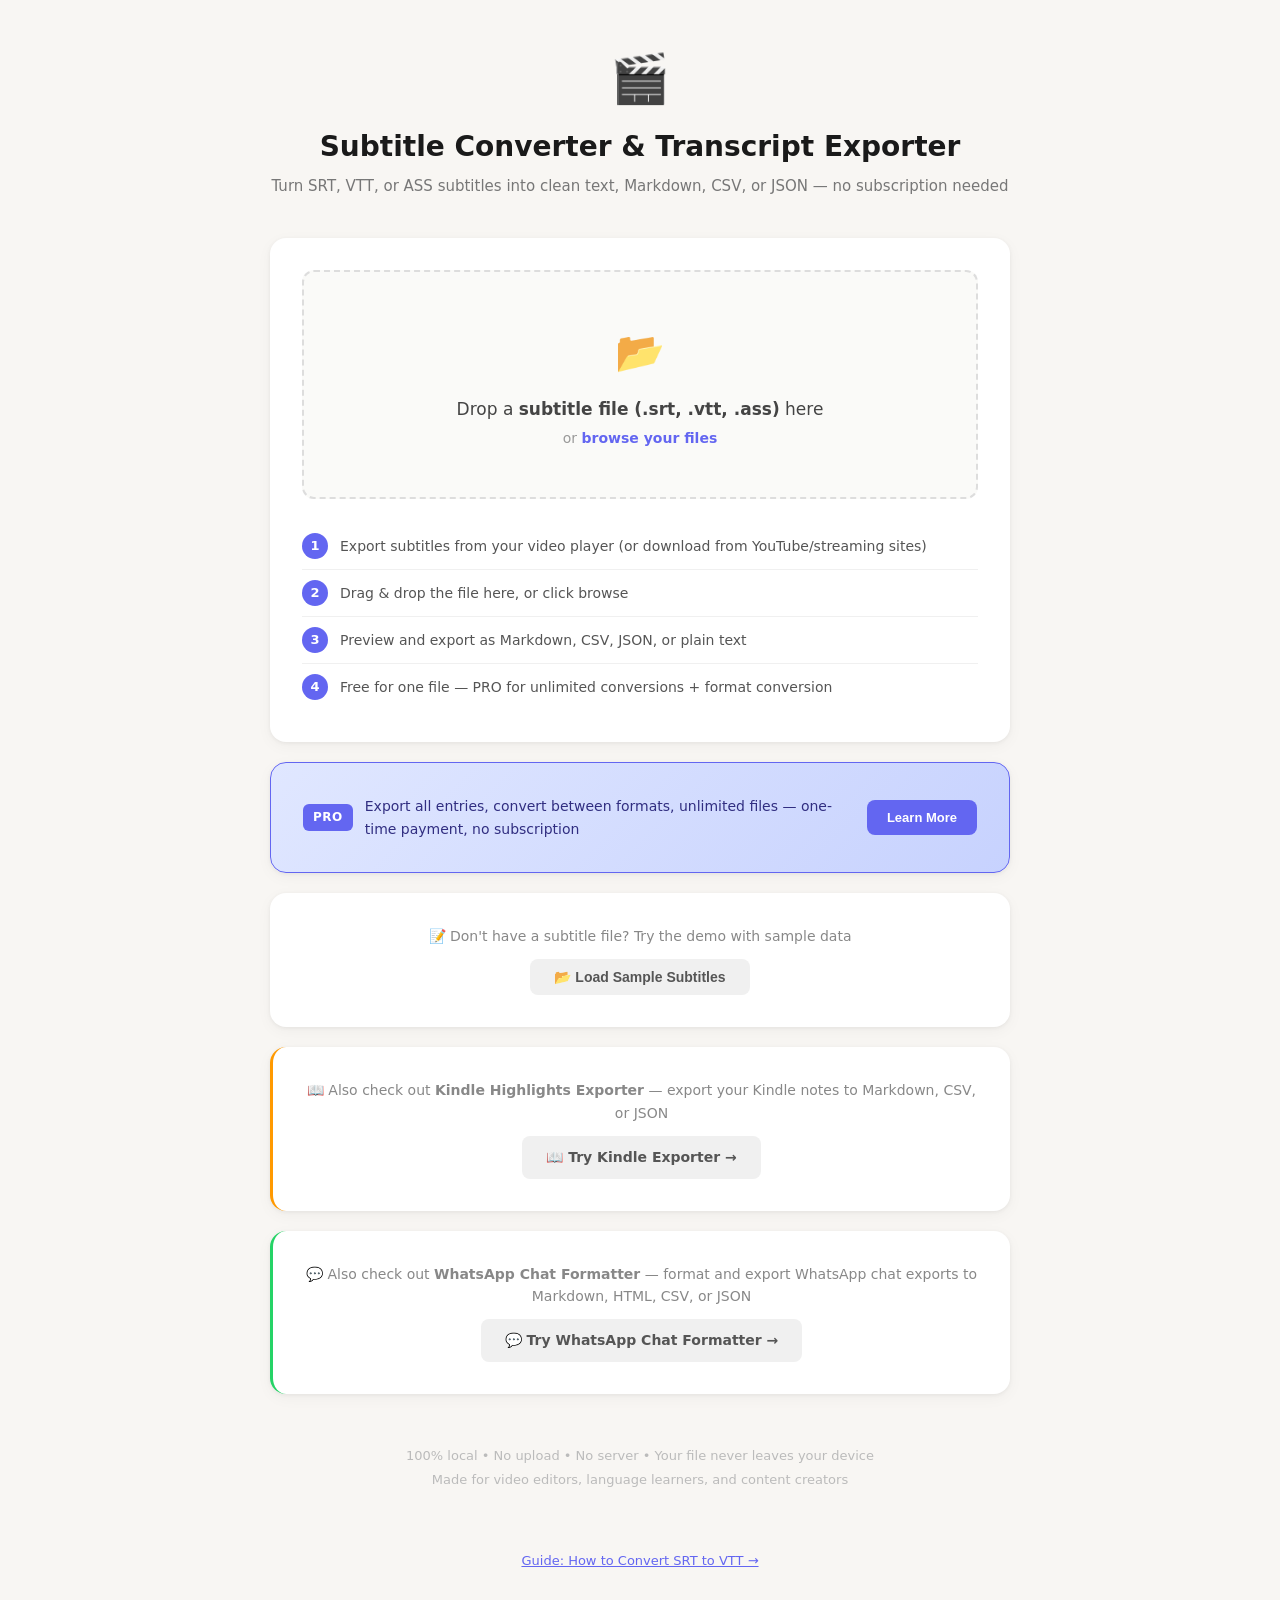
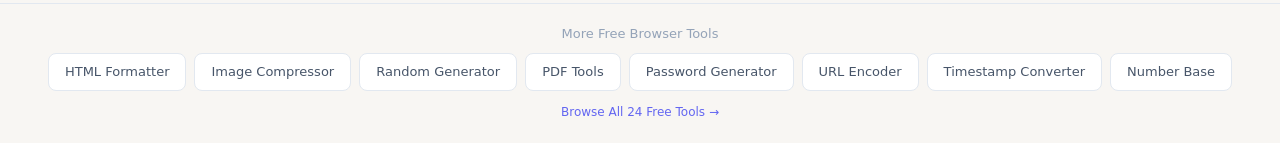
<file: index.html>
﻿<!DOCTYPE html>
<html lang="en">
<head>
<meta charset="UTF-8">
<meta name="viewport" content="width=device-width, initial-scale=1.0">
<title>Subtitle Converter &amp; Transcript Exporter - Free Online Tool</title>
<meta name="description" content="Convert and export subtitles (SRT, VTT, ASS) to Markdown, CSV, JSON, or plain text. 100% in your browser. No upload, no server, no subscription. Free for single-file export.">
<meta name="keywords" content="subtitle converter, SRT to VTT, VTT to SRT, subtitle to text, transcript exporter, SRT to CSV, subtitle to Markdown, extract text from subtitles, subtitle to plain text, batch subtitle converter">
<meta property="og:title" content="Subtitle Converter &amp; Transcript Exporter - Free Online Tool">
<meta property="og:description" content="Convert SRT, VTT, ASS subtitles to Markdown, CSV, JSON, or plain text. 100% offline, no subscription.">
<meta property="og:image" content="https://xueboyang1985.github.io/subtitle-converter/og-image.png">
<meta property="og:type" content="website">
<meta property="og:url" content="https://xueboyang1985.github.io/subtitle-converter/">
<meta name="twitter:card" content="summary_large_image">
<meta name="twitter:title" content="Subtitle Converter &amp; Transcript Exporter">
<meta name="twitter:description" content="Convert SRT, VTT, ASS subtitles to Markdown, CSV, JSON, or plain text. 100% offline.">
<link rel="canonical" href="https://xueboyang1985.github.io/subtitle-converter/">
<link rel="icon" href="data:image/svg+xml,<svg xmlns='http://www.w3.org/2000/svg' viewBox='0 0 100 100'><text y='.9em' font-size='90'>🎬</text></svg>">
<link rel="stylesheet" href="style.css">
<script type="application/ld+json">
{
  "@context": "https://schema.org",
  "@type": "SoftwareApplication",
  "name": "Subtitle Converter & Transcript Exporter",
  "url": "https://xueboyang1985.github.io/subtitle-converter/",
  "applicationCategory": "Multimedia",
  "operatingSystem": "All",
  "description": "Convert and export subtitles (SRT, VTT, ASS) to Markdown, CSV, JSON, or plain text. 100% offline.",
  "offers": {
    "@type": "Offer",
    "price": "0",
    "priceCurrency": "USD"
  },
  "author": {
    "@type": "Person",
    "name": "xuebo8"
  }
}
</script>
<script type="application/ld+json">
{
  "@context": "https://schema.org",
  "@type": "FAQPage",
  "mainEntity": [{
    "@type": "Question",
    "name": "What subtitle formats are supported?",
    "acceptedAnswer": {
      "@type": "Answer",
      "text": "SRT (SubRip), VTT (WebVTT), and ASS (Advanced SubStation Alpha) formats are supported. You can convert between any of these formats."
    }
  }, {
    "@type": "Question",
    "name": "Is this subtitle converter free?",
    "acceptedAnswer": {
      "@type": "Answer",
      "text": "Yes, single-file export is completely free. PRO version ($9.99 one-time) unlocks unlimited entries per file and format conversion between SRT, VTT, and ASS."
    }
  }, {
    "@type": "Question",
    "name": "Are my subtitle files uploaded?",
    "acceptedAnswer": {
      "@type": "Answer",
      "text": "No. All processing happens locally in your browser. Your files never leave your device."
    }
  }, {
    "@type": "Question",
    "name": "Can I convert SRT to VTT or VTT to SRT?",
    "acceptedAnswer": {
      "@type": "Answer",
      "text": "Yes, PRO version supports format conversion between SRT, VTT, and ASS formats. Free version exports to TXT, MD, CSV, and JSON."
    }
  }]
}
</script>
</head>
<body>
<div class="container">
  <div class="header">
    <div class="logo">🎬</div>
    <h1>Subtitle Converter &amp; Transcript Exporter</h1>
    <p class="subtitle">Turn SRT, VTT, or ASS subtitles into clean text, Markdown, CSV, or JSON — no subscription needed</p>
  </div>

  <div class="card upload-card" id="upload-card">
    <div class="upload-zone" id="drop-zone">
      <div class="upload-icon">📂</div>
      <p class="upload-text">Drop a <strong>subtitle file (.srt, .vtt, .ass)</strong> here</p>
      <p class="upload-hint">or <a href="#" id="click-upload">browse your files</a></p>
      <input type="file" id="file-input" accept=".srt,.vtt,.ass,.txt" hidden>
    </div>
    <div class="steps">
      <div class="step">
        <span class="step-num">1</span>
        <span>Export subtitles from your video player (or download from YouTube/streaming sites)</span>
      </div>
      <div class="step">
        <span class="step-num">2</span>
        <span>Drag & drop the file here, or click browse</span>
      </div>
      <div class="step">
        <span class="step-num">3</span>
        <span>Preview and export as Markdown, CSV, JSON, or plain text</span>
      </div>
      <div class="step">
        <span class="step-num">4</span>
        <span>Free for one file — PRO for unlimited conversions + format conversion</span>
      </div>
    </div>
  </div>

  <!-- Results -->
  <div class="card results-card" id="results-card" style="display:none;">
    <div class="results-header">
      <h2 id="file-info">0 entries</h2>
      <p id="detail-count">Upload a file to get started</p>
      <div class="results-actions">
        <button class="btn btn-export" data-format="txt">📄 Export as TXT</button>
        <button class="btn btn-export" data-format="srt">🎬 Export as SRT</button>
        <button class="btn btn-export" data-format="vtt">🎬 Export as VTT</button>
        <button class="btn btn-export" data-format="md">📝 Export as Markdown</button>
        <button class="btn btn-export" data-format="csv">📊 Export as CSV</button>
        <button class="btn btn-export" data-format="json">📦 Export as JSON</button>
      </div>
      <p style="margin-top:12px;"><a href="#" id="btn-new-file" style="color:#999;font-size:13px;text-decoration:none;">← Upload a different file</a></p>
      <p class="free-hint" id="free-hint">Free exports include the first 30 subtitle entries. <a href="#" id="btn-show-pro">Upgrade to PRO</a> for all entries + unlimited files.</p>
    </div>
    <div class="book-list" id="entry-list"></div>
  </div>

  <!-- PRO upsell -->
  <div class="card pro-card" id="pro-card">
    <div class="pro-header">
      <span class="pro-badge-large">PRO</span>
      <span>Export all entries, convert between formats, unlimited files — one-time payment, no subscription</span>
      <button class="btn btn-pro" id="btn-show-pro2">Learn More</button>
    </div>
  </div>

  <!-- Sample data -->
  <div class="card example-card">
    <p class="example-text">📝 Don't have a subtitle file? Try the demo with sample data</p>
    <button class="btn btn-sample" id="load-sample">📂 Load Sample Subtitles</button>
  </div>

  <!-- Cross-promotion -->
  <div class="card example-card" style="border-left: 3px solid #ff9900;">
    <p class="example-text">📖 Also check out <strong>Kindle Highlights Exporter</strong> — export your Kindle notes to Markdown, CSV, or JSON</p>
    <a href="https://xueboyang1985.github.io/kindle-exporter/" target="_blank" class="btn btn-sample" style="text-decoration:none;display:inline-block;">📖 Try Kindle Exporter →</a>
  </div>
  <div class="card example-card" style="border-left: 3px solid #25d366;">
    <p class="example-text">💬 Also check out <strong>WhatsApp Chat Formatter</strong> — format and export WhatsApp chat exports to Markdown, HTML, CSV, or JSON</p>
    <a href="https://xueboyang1985.github.io/whatsapp-chat-formatter/" target="_blank" class="btn btn-sample" style="text-decoration:none;display:inline-block;">💬 Try WhatsApp Chat Formatter →</a>
  </div>


  <div class="footer">
    <p>100% local &bull; No upload &bull; No server &bull; Your file never leaves your device</p>
    <p class="footer-small">Made for video editors, language learners, and content creators</p>
  </div>
</div>

<!-- PRO Modal -->
<div class="modal-overlay" id="pro-modal" style="display:none;">
  <div class="modal">
    <button class="modal-close" id="modal-close">✕</button>
    <h2>🔓 Upgrade to PRO</h2>
    <table class="compare-table">
      <tr><th>Feature</th><th>Free</th><th>PRO</th></tr>
      <tr><td>Entries per export</td><td>30 entries</td><td>Unlimited</td></tr>
      <tr><td>Files processed</td><td>1 file</td><td>Unlimited</td></tr>
      <tr><td>Format conversion</td><td>—</td><td>SRT ↔ VTT ↔ ASS</td></tr>
      <tr><td>Export formats</td><td>TXT, MD, CSV, JSON</td><td>TXT, SRT, VTT, MD, CSV, JSON</td></tr>
      <tr><td>100% local (no upload)</td><td>✅</td><td>✅</td></tr>
      <tr><td>Priority support</td><td>—</td><td>✅</td></tr>
    </table>
    <p class="pro-price">$9.99 <span class="pro-price-sub">one-time payment · 3 devices</span></p>
    <p style="text-align:center;margin-bottom:12px;"><a href="javascript:void(0)" data-gumroad="https://xuebo8.gumroad.com/l/bvewo" class="btn btn-pro" style="text-decoration:none;display:inline-block;background:#10b981;" id="btn-buy-pro">🛒 Buy a PRO Key</a></p>
    <div class="license-row">
      <input type="text" id="pro-key-input" placeholder="Enter PRO key (e.g. SUBTITLE-XXXX-XXXX-XXXX-XXXX)">
      <button class="btn btn-pro" id="btn-activate">Activate</button>
    </div>
    <p class="pro-hint">Each key works on up to 3 devices · <a href="web/guide.html">User Guide & FAQ</a>        <p class="example-text">🔐 Also check out <strong>Password Generator</strong> — create strong, secure passwords instantly</p>
        <a href="https://xueboyang1985.github.io/password-generator/" target="_blank" class="btn btn-sample" style="text-decoration:none;display:inline-block;padding:6px 14px;background:#6366f1;color:white;border-radius:6px;font-size:13px;font-weight:500;">Try Password Generator →</a>
        <p class="example-text">📱 Also check out <strong>QR Code Generator</strong> — generate QR codes for URLs, text, WiFi and more</p>
        <a href="https://xueboyang1985.github.io/qr-code-generator/" target="_blank" class="btn btn-sample" style="text-decoration:none;display:inline-block;padding:6px 14px;background:#6366f1;color:white;border-radius:6px;font-size:13px;font-weight:500;">Try QR Code Generator →</a>
</p>
  </div>
</div>

<p style="text-align:center;margin-bottom:12px;"><a href="blog/convert-srt-to-vtt.html" style="color:#6366f1;font-size:13px;">Guide: How to Convert SRT to VTT →</a></p>
<script src="parser.js"></script>
<script src="app.js"></script>
<script src="https://gumroad.com/js/gumroad.js"></script>

<div class="cross-promo" style="text-align:center;padding:20px 0;border-top:1px solid #e2e8f0;margin-top:30px;">
<p style="font-size:13px;color:#94a3b8;margin-bottom:8px;">More Free Browser Tools</p>
<div style="display:flex;flex-wrap:wrap;gap:8px;justify-content:center;">
<a href="https://xueboyang1985.github.io/html-formatter/" style="background:white;border:1px solid #e2e8f0;border-radius:8px;padding:8px 16px;text-decoration:none;font-size:13px;color:#475569;">HTML Formatter</a>
<a href="https://xueboyang1985.github.io/image-compressor/" style="background:white;border:1px solid #e2e8f0;border-radius:8px;padding:8px 16px;text-decoration:none;font-size:13px;color:#475569;">Image Compressor</a>
<a href="https://xueboyang1985.github.io/random-generator/" style="background:white;border:1px solid #e2e8f0;border-radius:8px;padding:8px 16px;text-decoration:none;font-size:13px;color:#475569;">Random Generator</a>
<a href="https://xueboyang1985.github.io/pdf-tools/" style="background:white;border:1px solid #e2e8f0;border-radius:8px;padding:8px 16px;text-decoration:none;font-size:13px;color:#475569;">PDF Tools</a>
<a href="https://xueboyang1985.github.io/password-generator/" style="background:white;border:1px solid #e2e8f0;border-radius:8px;padding:8px 16px;text-decoration:none;font-size:13px;color:#475569;">Password Generator</a>
<a href="https://xueboyang1985.github.io/url-encoder/" style="background:white;border:1px solid #e2e8f0;border-radius:8px;padding:8px 16px;text-decoration:none;font-size:13px;color:#475569;">URL Encoder</a>
<a href="https://xueboyang1985.github.io/timestamp-converter/" style="background:white;border:1px solid #e2e8f0;border-radius:8px;padding:8px 16px;text-decoration:none;font-size:13px;color:#475569;">Timestamp Converter</a>
<a href="https://xueboyang1985.github.io/number-base/" style="background:white;border:1px solid #e2e8f0;border-radius:8px;padding:8px 16px;text-decoration:none;font-size:13px;color:#475569;">Number Base</a>
</div>
<p style="font-size:12px;color:#94a3b8;margin-top:12px;"><a href="https://xueboyang1985.github.io/free-browser-tools/" style="color:#6366f1;text-decoration:none;">Browse All 24 Free Tools &rarr;</a></p>
</div>

</body>
</html>
</file>
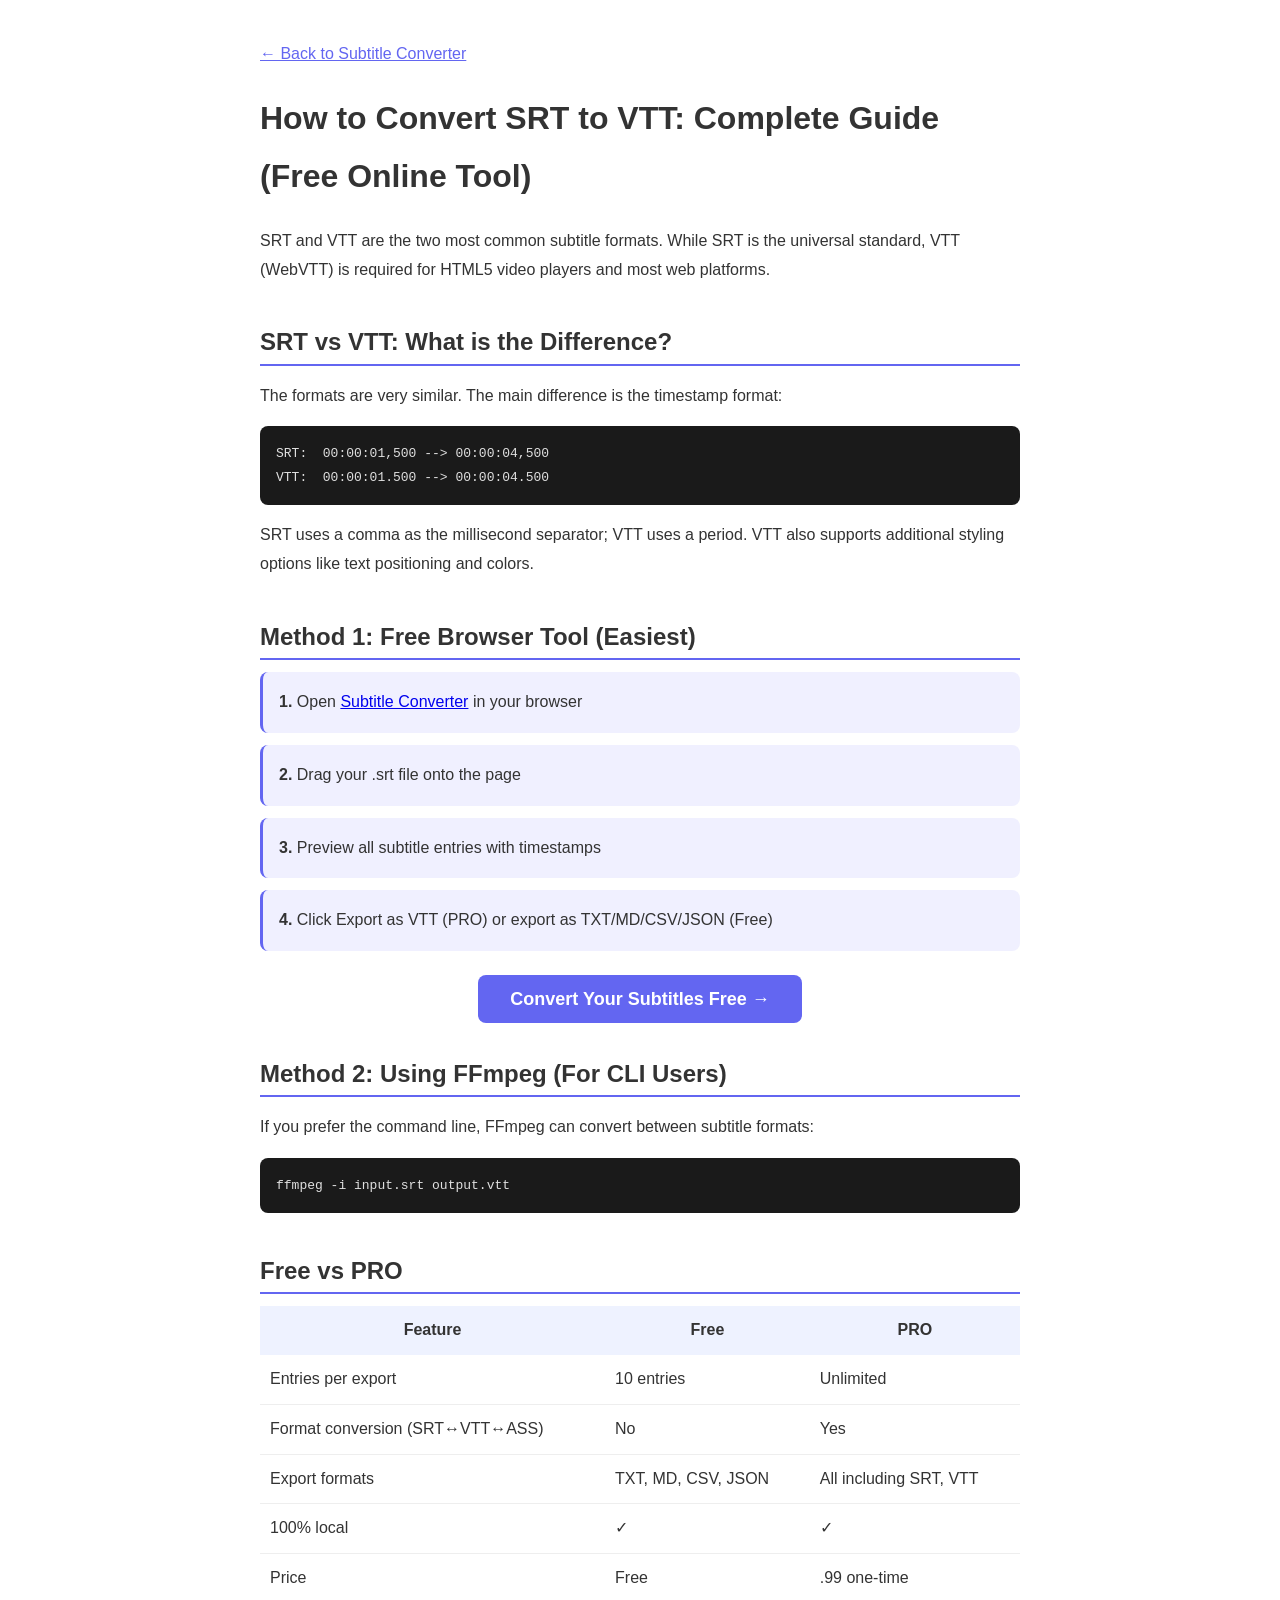
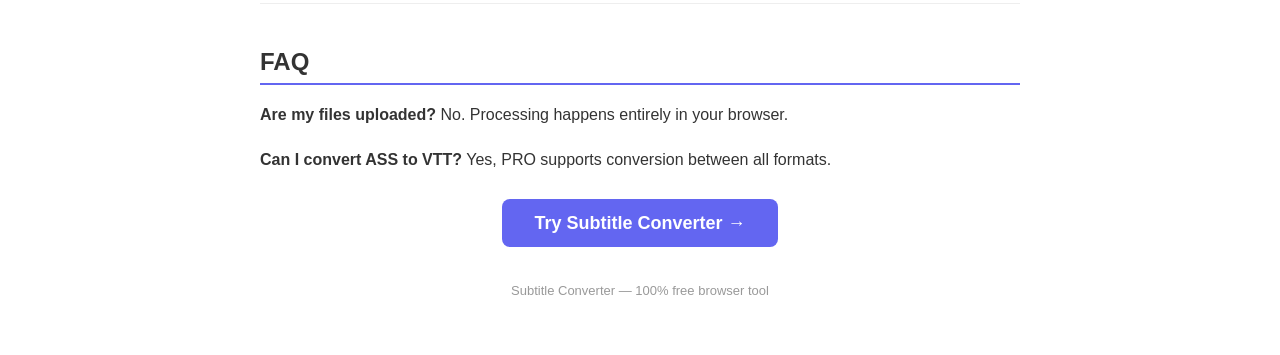
<file: blog/convert-srt-to-vtt.html>
<!DOCTYPE html>
<html lang="en">
<head>
<meta charset="UTF-8">
<meta name="viewport" content="width=device-width, initial-scale=1.0">
<title>How to Convert SRT to VTT: Complete Guide (Free Online Tool)</title>
<meta name="description" content="Complete guide to converting SRT subtitles to VTT format. Free browser tool, no upload. Also convert between SRT, VTT, ASS and export as TXT, MD, CSV, JSON.">
<meta property="og:image" content="https://xueboyang1985.github.io/subtitle-converter/og-image.png">
<link rel="canonical" href="https://xueboyang1985.github.io/subtitle-converter/blog/convert-srt-to-vtt.html">
<style>
body { font-family: -apple-system, sans-serif; max-width: 760px; margin: 0 auto; padding: 40px 20px; line-height: 1.8; color: #333; }
h1 { font-size: 32px; } h2 { border-bottom: 2px solid #6366f1; margin: 36px 0 12px; }
.cta { display: block; text-align: center; margin: 32px 0; }
.cta a { background: #6366f1; color: white; padding: 14px 32px; border-radius: 8px; text-decoration: none; font-size: 18px; font-weight: 600; }
.step { background: #f0f0ff; padding: 16px; border-radius: 8px; border-left: 3px solid #6366f1; margin-bottom: 12px; }
code { background: #f0f0f0; padding: 2px 6px; border-radius: 4px; }
pre { background: #1a1a1a; color: #e0e0e0; padding: 16px; border-radius: 8px; overflow-x: auto; }
table { width: 100%; border-collapse: collapse; } th { background: #eef2ff; padding: 10px; }
td { padding: 10px; border-bottom: 1px solid #eee; }
.back { color: #6366f1; }
</style>
</head>
<body>
<a href="../index.html" class="back">← Back to Subtitle Converter</a>
<h1>How to Convert SRT to VTT: Complete Guide (Free Online Tool)</h1>
<p>SRT and VTT are the two most common subtitle formats. While SRT is the universal standard, VTT (WebVTT) is required for HTML5 video players and most web platforms.</p>

<h2>SRT vs VTT: What is the Difference?</h2>
<p>The formats are very similar. The main difference is the timestamp format:</p>
<pre>SRT:  00:00:01,500 --> 00:00:04,500
VTT:  00:00:01.500 --> 00:00:04.500</pre>
<p>SRT uses a comma as the millisecond separator; VTT uses a period. VTT also supports additional styling options like text positioning and colors.</p>

<h2>Method 1: Free Browser Tool (Easiest)</h2>
<div class="step"><strong>1.</strong> Open <a href="../index.html">Subtitle Converter</a> in your browser</div>
<div class="step"><strong>2.</strong> Drag your .srt file onto the page</div>
<div class="step"><strong>3.</strong> Preview all subtitle entries with timestamps</div>
<div class="step"><strong>4.</strong> Click Export as VTT (PRO) or export as TXT/MD/CSV/JSON (Free)</div>

<div class="cta"><a href="../index.html">Convert Your Subtitles Free →</a></div>

<h2>Method 2: Using FFmpeg (For CLI Users)</h2>
<p>If you prefer the command line, FFmpeg can convert between subtitle formats:</p>
<pre>ffmpeg -i input.srt output.vtt</pre>

<h2>Free vs PRO</h2>
<table><tr><th>Feature</th><th>Free</th><th>PRO</th></tr>
<tr><td>Entries per export</td><td>10 entries</td><td>Unlimited</td></tr>
<tr><td>Format conversion (SRT↔VTT↔ASS)</td><td>No</td><td>Yes</td></tr>
<tr><td>Export formats</td><td>TXT, MD, CSV, JSON</td><td>All including SRT, VTT</td></tr>
<tr><td>100% local</td><td>✓</td><td>✓</td></tr>
<tr><td>Price</td><td>Free</td><td>.99 one-time</td></tr>
</table>

<h2>FAQ</h2>
<p><strong>Are my files uploaded?</strong> No. Processing happens entirely in your browser.</p>
<p><strong>Can I convert ASS to VTT?</strong> Yes, PRO supports conversion between all formats.</p>

<div class="cta"><a href="../index.html">Try Subtitle Converter →</a></div>
<p style="text-align:center;color:#999;font-size:13px;margin-top:40px;">Subtitle Converter — 100% free browser tool</p>
</body>
</html>
</file>
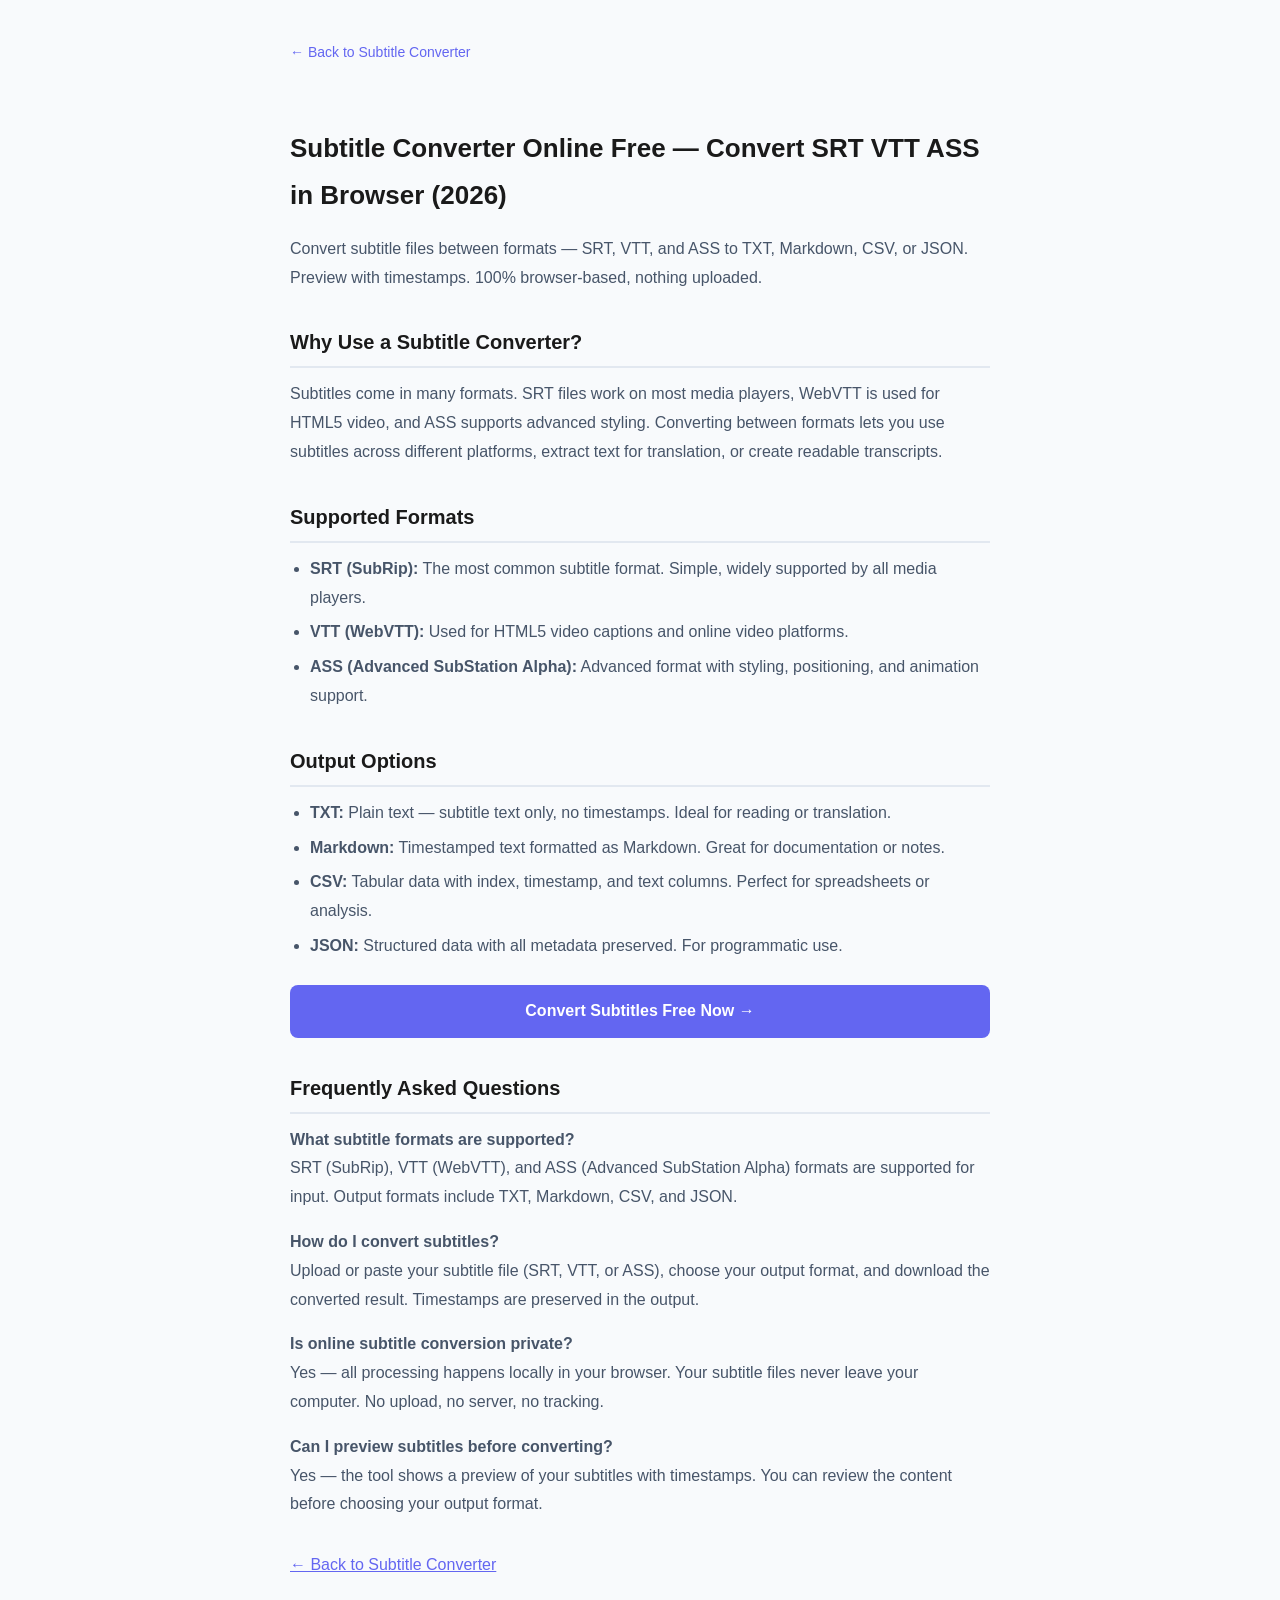
<file: blog/subtitle-converter-online-free.html>
<!DOCTYPE html>
<html lang="en">
<head>
<meta charset="UTF-8">
<meta name="viewport" content="width=device-width, initial-scale=1.0">
<title>Subtitle Converter Online Free — Convert SRT VTT ASS in Browser (2026)</title>
<meta name="description" content="Convert SRT, VTT, and ASS subtitles to TXT, Markdown, CSV, or JSON. Free online tool with timestamp preview. 100% browser-based, no upload.">
<link rel="canonical" href="https://xueboyang1985.github.io/subtitle-converter/blog/subtitle-converter-online-free.html">
<script type="application/ld+json">{"@context":"https://schema.org","@type":"Article","headline":"Subtitle Converter Online Free — Convert SRT VTT ASS in Browser (2026)","datePublished":"2026-05-28","author":{"@type":"Person","name":"Free Browser Tools"}}</script>
<script type="application/ld+json">{"@context":"https://schema.org","@type":"FAQPage","mainEntity":[{"@type":"Question","name":"What subtitle formats are supported?","acceptedAnswer":{"@type":"Answer","text":"SRT (SubRip), VTT (WebVTT), and ASS (Advanced SubStation Alpha) formats are supported for input. Output formats include TXT, Markdown, CSV, and JSON."}},{"@type":"Question","name":"How do I convert subtitles?","acceptedAnswer":{"@type":"Answer","text":"Upload or paste your subtitle file (SRT, VTT, or ASS), choose your output format, and download the converted result. Timestamps are preserved in the output."}},{"@type":"Question","name":"Is online subtitle conversion private?","acceptedAnswer":{"@type":"Answer","text":"Yes — all processing happens locally in your browser. Your subtitle files never leave your computer. No upload, no server, no tracking."}},{"@type":"Question","name":"Can I preview subtitles before converting?","acceptedAnswer":{"@type":"Answer","text":"Yes — the tool shows a preview of your subtitles with timestamps. You can review the content before choosing your output format."}}]}</script>
<style>*{margin:0;padding:0;box-sizing:border-box;}body{font-family:-apple-system,BlinkMacSystemFont,'Segoe UI',Roboto,sans-serif;background:#f8fafc;color:#1a1a1a;line-height:1.8;padding:20px;}.container{max-width:700px;margin:0 auto;}h1{font-size:26px;margin:40px 0 16px;}h2{font-size:20px;margin:32px 0 12px;padding-bottom:6px;border-bottom:2px solid #e2e8f0;}p{color:#475569;margin-bottom:16px;}ul,ol{padding-left:20px;margin-bottom:16px;color:#475569;}li{margin-bottom:6px;}a{color:#6366f1;}.cta{display:block;text-align:center;background:#6366f1;color:white;padding:12px 24px;border-radius:8px;text-decoration:none;font-weight:600;margin:24px 0;}.cta:hover{background:#4f46e5;}.back{display:inline-block;margin:20px 0;color:#6366f1;text-decoration:none;font-size:14px;}</style>
</head>
<body>
<div class="container">
<a href="../web/index.html" class="back">&larr; Back to Subtitle Converter</a>
<h1>Subtitle Converter Online Free — Convert SRT VTT ASS in Browser (2026)</h1>
<p>Convert subtitle files between formats — SRT, VTT, and ASS to TXT, Markdown, CSV, or JSON. Preview with timestamps. 100% browser-based, nothing uploaded.</p>
<h2>Why Use a Subtitle Converter?</h2>
<p>Subtitles come in many formats. SRT files work on most media players, WebVTT is used for HTML5 video, and ASS supports advanced styling. Converting between formats lets you use subtitles across different platforms, extract text for translation, or create readable transcripts.</p>
<h2>Supported Formats</h2>
<ul>
<li><strong>SRT (SubRip):</strong> The most common subtitle format. Simple, widely supported by all media players.</li>
<li><strong>VTT (WebVTT):</strong> Used for HTML5 video captions and online video platforms.</li>
<li><strong>ASS (Advanced SubStation Alpha):</strong> Advanced format with styling, positioning, and animation support.</li>
</ul>
<h2>Output Options</h2>
<ul>
<li><strong>TXT:</strong> Plain text — subtitle text only, no timestamps. Ideal for reading or translation.</li>
<li><strong>Markdown:</strong> Timestamped text formatted as Markdown. Great for documentation or notes.</li>
<li><strong>CSV:</strong> Tabular data with index, timestamp, and text columns. Perfect for spreadsheets or analysis.</li>
<li><strong>JSON:</strong> Structured data with all metadata preserved. For programmatic use.</li>
</ul>
<a href="../web/index.html" class="cta">Convert Subtitles Free Now &rarr;</a>
<h2>Frequently Asked Questions</h2>
<p><strong>What subtitle formats are supported?</strong><br>SRT (SubRip), VTT (WebVTT), and ASS (Advanced SubStation Alpha) formats are supported for input. Output formats include TXT, Markdown, CSV, and JSON.</p>
<p><strong>How do I convert subtitles?</strong><br>Upload or paste your subtitle file (SRT, VTT, or ASS), choose your output format, and download the converted result. Timestamps are preserved in the output.</p>
<p><strong>Is online subtitle conversion private?</strong><br>Yes — all processing happens locally in your browser. Your subtitle files never leave your computer. No upload, no server, no tracking.</p>
<p><strong>Can I preview subtitles before converting?</strong><br>Yes — the tool shows a preview of your subtitles with timestamps. You can review the content before choosing your output format.</p>
<p style="margin-top:32px;"><a href="../web/index.html">&larr; Back to Subtitle Converter</a></p>
</div>
</body>
</html>
</file>
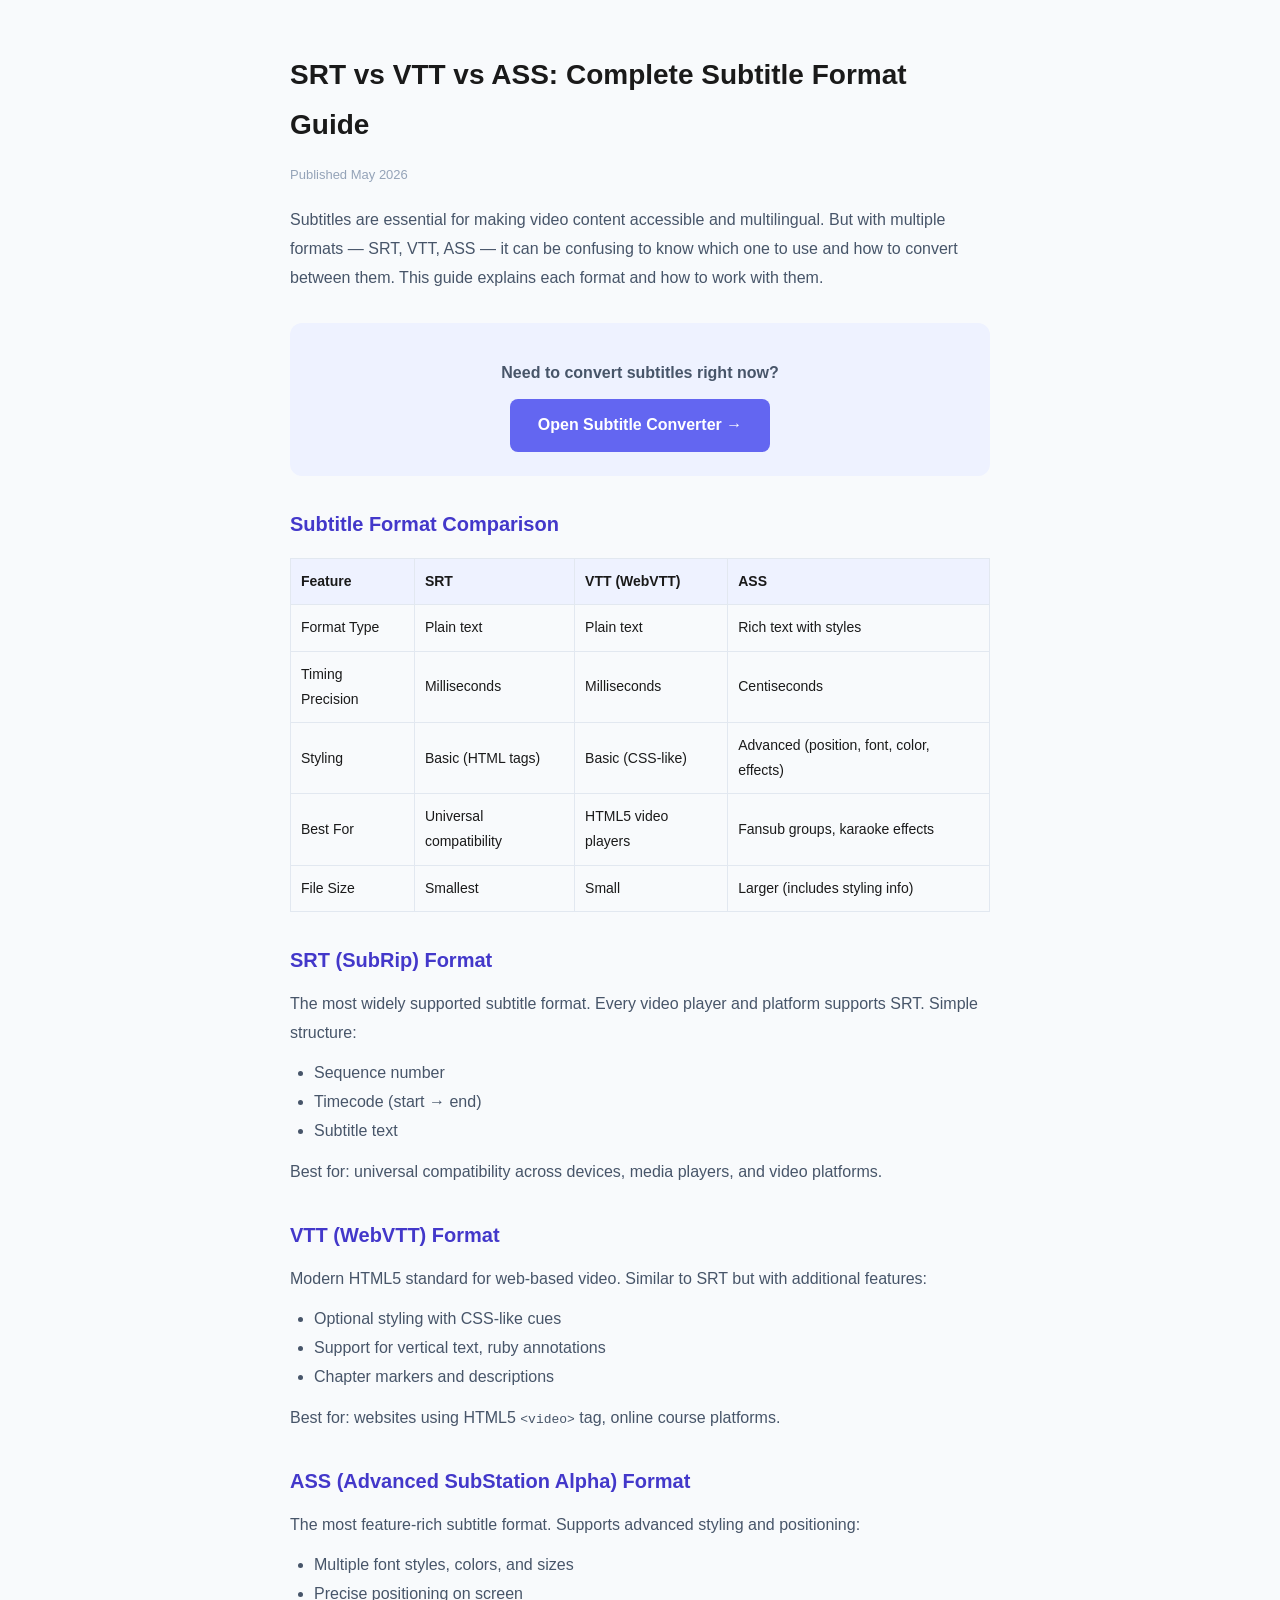
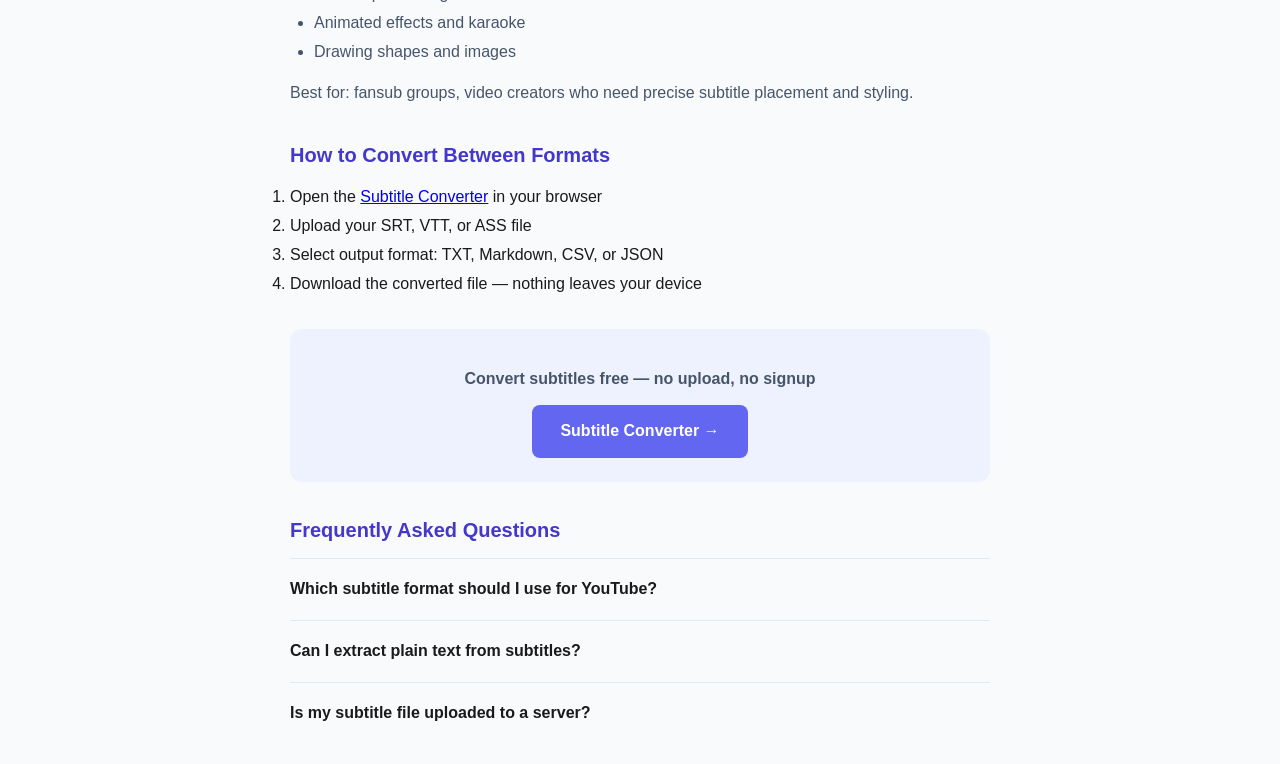
<file: web/blog/subtitle-format-guide.html>
<!DOCTYPE html>
<html lang="en">
<head>
<meta charset="UTF-8">
<meta name="viewport" content="width=device-width, initial-scale=1.0">
<title>SRT vs VTT vs ASS: Complete Subtitle Format Guide | Subtitle Converter</title>
<meta name="description" content="Complete guide to subtitle formats: SRT, VTT, ASS. Learn the differences, how to convert between formats, and extract text from subtitles — free, browser-based, no upload.">
<meta property="og:title" content="SRT vs VTT vs ASS: Complete Subtitle Format Guide">
<meta property="og:description" content="Learn the differences between SRT, VTT, and ASS subtitle formats. Convert between them for free in your browser.">
<meta property="og:image" content="https://xueboyang1985.github.io/subtitle-converter/og-image.png">
<link rel="canonical" href="https://xueboyang1985.github.io/subtitle-converter/blog/subtitle-format-guide.html">
<script type="application/ld+json">
{
  "@context": "https://schema.org",
  "@type": "Article",
  "headline": "SRT vs VTT vs ASS: Complete Subtitle Format Guide",
  "description": "Learn subtitle format differences and how to convert between SRT, VTT, and ASS formats.",
  "url": "https://xueboyang1985.github.io/subtitle-converter/blog/subtitle-format-guide.html",
  "mainEntityOfPage": { "@type": "WebPage", "@id": "https://xueboyang1985.github.io/subtitle-converter/" }
}
</script>
<style>
*{margin:0;padding:0;box-sizing:border-box;}
body{font-family:-apple-system,BlinkMacSystemFont,'Segoe UI',Roboto,sans-serif;background:#f8fafc;color:#1a1a1a;line-height:1.8;padding:20px;}
.container{max-width:700px;margin:0 auto;}
h1{font-size:28px;margin:30px 0 10px;}
h2{font-size:20px;margin:30px 0 10px;color:#4338ca;}
p{margin:12px 0;color:#475569;}
ul{margin:12px 0 12px 24px;color:#475569;}
.cta{background:#eef2ff;border-radius:12px;padding:24px;text-align:center;margin:30px 0;}
.cta a{display:inline-block;padding:12px 28px;background:#6366f1;color:white;border-radius:8px;text-decoration:none;font-weight:600;font-size:16px;}
.cta a:hover{background:#4f46e5;}
.faq{border-top:1px solid #e2e8f0;padding:16px 0;}
.faq h3{font-size:16px;cursor:pointer;color:#1a1a1a;}
.faq p{display:none;margin-top:8px;}
.meta{color:#94a3b8;font-size:13px;margin-bottom:20px;}
table{width:100%;border-collapse:collapse;margin:16px 0;}
td,th{border:1px solid #e2e8f0;padding:10px;text-align:left;font-size:14px;}
th{background:#eef2ff;font-weight:600;}
</style>
</head>
<body>
<div class="container">

<h1>SRT vs VTT vs ASS: Complete Subtitle Format Guide</h1>
<p class="meta">Published May 2026</p>

<p>Subtitles are essential for making video content accessible and multilingual. But with multiple formats — SRT, VTT, ASS — it can be confusing to know which one to use and how to convert between them. This guide explains each format and how to work with them.</p>

<div class="cta">
<p><strong>Need to convert subtitles right now?</strong></p>
<a href="../">Open Subtitle Converter →</a>
</div>

<h2>Subtitle Format Comparison</h2>
<table>
<tr><th>Feature</th><th>SRT</th><th>VTT (WebVTT)</th><th>ASS</th></tr>
<tr><td>Format Type</td><td>Plain text</td><td>Plain text</td><td>Rich text with styles</td></tr>
<tr><td>Timing Precision</td><td>Milliseconds</td><td>Milliseconds</td><td>Centiseconds</td></tr>
<tr><td>Styling</td><td>Basic (HTML tags)</td><td>Basic (CSS-like)</td><td>Advanced (position, font, color, effects)</td></tr>
<tr><td>Best For</td><td>Universal compatibility</td><td>HTML5 video players</td><td>Fansub groups, karaoke effects</td></tr>
<tr><td>File Size</td><td>Smallest</td><td>Small</td><td>Larger (includes styling info)</td></tr>
</table>

<h2>SRT (SubRip) Format</h2>
<p>The most widely supported subtitle format. Every video player and platform supports SRT. Simple structure:</p>
<ul>
<li>Sequence number</li>
<li>Timecode (start → end)</li>
<li>Subtitle text</li>
</ul>
<p>Best for: universal compatibility across devices, media players, and video platforms.</p>

<h2>VTT (WebVTT) Format</h2>
<p>Modern HTML5 standard for web-based video. Similar to SRT but with additional features:</p>
<ul>
<li>Optional styling with CSS-like cues</li>
<li>Support for vertical text, ruby annotations</li>
<li>Chapter markers and descriptions</li>
</ul>
<p>Best for: websites using HTML5 <code>&lt;video&gt;</code> tag, online course platforms.</p>

<h2>ASS (Advanced SubStation Alpha) Format</h2>
<p>The most feature-rich subtitle format. Supports advanced styling and positioning:</p>
<ul>
<li>Multiple font styles, colors, and sizes</li>
<li>Precise positioning on screen</li>
<li>Animated effects and karaoke</li>
<li>Drawing shapes and images</li>
</ul>
<p>Best for: fansub groups, video creators who need precise subtitle placement and styling.</p>

<h2>How to Convert Between Formats</h2>
<ol>
<li>Open the <a href="../">Subtitle Converter</a> in your browser</li>
<li>Upload your SRT, VTT, or ASS file</li>
<li>Select output format: TXT, Markdown, CSV, or JSON</li>
<li>Download the converted file — nothing leaves your device</li>
</ol>

<div class="cta">
<p><strong>Convert subtitles free — no upload, no signup</strong></p>
<a href="../">Subtitle Converter →</a>
</div>

<h2>Frequently Asked Questions</h2>
<div class="faq">
<h3>Which subtitle format should I use for YouTube?</h3>
<p>YouTube supports SRT and VTT. SRT is recommended for its simplicity and compatibility.</p>
</div>
<div class="faq">
<h3>Can I extract plain text from subtitles?</h3>
<p>Yes. Our tool can extract subtitle text to TXT, Markdown, or JSON — useful for transcripts and content analysis.</p>
</div>
<div class="faq">
<h3>Is my subtitle file uploaded to a server?</h3>
<p>No. All processing happens locally in your browser. Your files never leave your device.</p>
</div>

<script>
document.querySelectorAll('.faq h3').forEach(h3=>{h3.addEventListener('click',()=>{const p=h3.nextElementSibling;p.style.display=p.style.display==='block'?'none':'block'})});
</script>
</div>
</body>
</html>
</file>
<file: style.css>
* { margin:0; padding:0; box-sizing:border-box; }

body {
  font-family: -apple-system, BlinkMacSystemFont, 'Segoe UI', system-ui, sans-serif;
  background: #f8f6f3;
  color: #2c2c2c;
  line-height: 1.6;
}

.container { max-width: 780px; margin: 0 auto; padding: 40px 20px; }

/* Header */
.header { text-align: center; margin-bottom: 40px; }
.logo { font-size: 48px; margin-bottom: 8px; }
.header h1 { font-size: 28px; font-weight: 800; color: #1a1a1a; }
.subtitle { font-size: 15px; color: #777; margin-top: 4px; }

/* Cards */
.card {
  background: #fff;
  border-radius: 16px;
  padding: 32px;
  margin-bottom: 20px;
  box-shadow: 0 1px 4px rgba(0,0,0,.06), 0 4px 16px rgba(0,0,0,.04);
}

/* Upload Zone */
.upload-zone {
  border: 2px dashed #ddd;
  border-radius: 12px;
  padding: 48px 24px;
  text-align: center;
  cursor: pointer;
  transition: all .2s;
  background: #fafaf8;
}
.upload-zone:hover, .upload-zone.dragover {
  border-color: #6366f1;
  background: #f0f0ff;
}
.upload-icon { font-size: 40px; margin-bottom: 12px; }
.upload-text { font-size: 17px; color: #444; }
.upload-hint { font-size: 14px; color: #999; margin-top: 4px; }
.upload-hint a { color: #6366f1; text-decoration: none; font-weight: 600; }
.upload-hint a:hover { text-decoration: underline; }

/* Steps */
.steps { margin-top: 24px; }
.step {
  display: flex; align-items: center; gap: 12px;
  padding: 10px 0; font-size: 14px; color: #555;
  border-bottom: 1px solid #f0f0f0;
}
.step:last-child { border-bottom: none; }
.step-num {
  width: 26px; height: 26px; border-radius: 50%;
  background: #6366f1; color: #fff; font-size: 13px; font-weight: 700;
  display: flex; align-items: center; justify-content: center; flex-shrink: 0;
}
.step code {
  background: #f0f0f0; padding: 2px 6px; border-radius: 4px;
  font-size: 12px; color: #666;
}

/* Results */
.results-card { display: none; }
.results-header { margin-bottom: 24px; }
.results-header h2 { font-size: 20px; }
#detail-count { color: #888; font-size: 14px; margin-top: 2px; }
.results-actions {
  display: flex; flex-wrap: wrap; gap: 8px; margin-top: 16px;
}
.btn {
  padding: 10px 20px; border: none; border-radius: 8px;
  font-size: 13px; font-weight: 600; cursor: pointer;
  transition: all .15s;
}
.btn-export {
  background: #6366f1; color: #fff;
}
.btn-export:hover { background: #4f46e5; transform: translateY(-1px); }

/* Entry List */
.entry-item {
  border: 1px solid #eee;
  border-radius: 10px;
  margin-bottom: 8px;
  overflow: hidden;
}
.entry-header {
  padding: 10px 16px;
  background: #fafaf8;
  cursor: pointer;
  display: flex; justify-content: space-between; align-items: center;
  font-weight: 600; font-size: 13px; color: #666;
}
.entry-header:hover { background: #f5f3f0; }
.entry-body { padding: 0 16px 14px; display: none; }
.entry-item.open .entry-body { display: block; }
.entry-text {
  font-size: 14px; color: #333; line-height: 1.7;
  padding: 10px 14px; background: #fafafa; border-left: 3px solid #6366f1;
  border-radius: 4px; margin-top: 8px;
}

/* Example Card */
.example-card { text-align: center; }
.example-text { font-size: 14px; color: #888; margin-bottom: 12px; }
.btn-sample {
  padding: 10px 24px; border: none; border-radius: 8px;
  font-size: 14px; font-weight: 600; cursor: pointer;
  background: #f0f0f0; color: #555; transition: all .15s;
}
.btn-sample:hover { background: #e0e0e0; transform: translateY(-1px); }

/* Footer */
.footer { text-align: center; padding: 32px 0 16px; }
.footer p { font-size: 13px; color: #bbb; }
.footer-small { font-size: 12px; color: #ddd; margin-top: 4px; }

/* PRO Card */
.pro-card { background: linear-gradient(135deg, #e0e7ff, #c7d2fe); border: 1px solid #6366f1; display: block; }
.pro-header { display: flex; align-items: center; gap: 12px; }
.pro-badge-large {
  background: #6366f1; color: #fff; font-weight: 800; font-size: 12px;
  padding: 4px 10px; border-radius: 6px; letter-spacing: .5px;
}
.pro-header span:nth-child(2) { flex: 1; font-size: 14px; color: #312e81; font-weight: 500; }
.btn-pro { background: #6366f1; color: #fff; }
.btn-pro:hover { background: #4f46e5; }

/* Free hint */
.free-hint { font-size: 12px; color: #999; margin-top: 8px; }
.free-hint a { color: #6366f1; text-decoration: none; font-weight: 600; cursor: pointer; }

/* Modal */
.modal-overlay {
  position: fixed; top:0; left:0; right:0; bottom:0;
  background: rgba(0,0,0,.4); z-index: 9999;
  display: flex; align-items: center; justify-content: center;
}
.modal {
  background: #fff; border-radius: 16px; padding: 32px;
  width: 480px; max-width: 90vw; position: relative;
}
.modal-close {
  position: absolute; top: 16px; right: 16px;
  background: none; border: none; font-size: 20px; cursor: pointer; color: #999;
}
.modal h2 { font-size: 20px; margin-bottom: 16px; }
.compare-table { width: 100%; border-collapse: collapse; margin-bottom: 16px; font-size: 13px; }
.compare-table th { background: #f9fafb; padding: 8px 12px; }
.compare-table td { padding: 8px 12px; border-bottom: 1px solid #f3f4f6; }
.pro-price { font-size: 24px; font-weight: 800; color: #6366f1; text-align: center; margin-bottom: 12px; }
.pro-price-sub { font-size: 14px; font-weight: 400; color: #999; }
.license-row { display: flex; gap: 8px; }
.license-row input {
  flex: 1; padding: 10px 14px; border: 1px solid #d0d5dd; border-radius: 8px;
  font-size: 14px; outline: none;
}
.license-row input:focus { border-color: #6366f1; }
.pro-hint { font-size: 12px; color: #aaa; text-align: center; margin-top: 8px; }
.pro-hint a { color: #6366f1; }

/* Status Messages */
.loading { text-align: center; color: #888; padding: 20px; }
.error { color: #d32f2f; background: #fef2f2; padding: 12px; border-radius: 8px; margin: 12px 0; }
.success { color: #2e7d32; background: #f1f9f1; padding: 12px; border-radius: 8px; }

/* File info row */
.file-meta {
  display: flex; gap: 16px; flex-wrap: wrap;
  font-size: 13px; color: #888; margin-top: 8px;
}
.file-meta span { background: #f5f5f5; padding: 4px 10px; border-radius: 6px; }

/* Responsive */
@media (max-width: 600px) {
  .results-actions { flex-direction: column; }
  .btn-export { width: 100%; }
  .license-row { flex-direction: column; }
}
</file>
